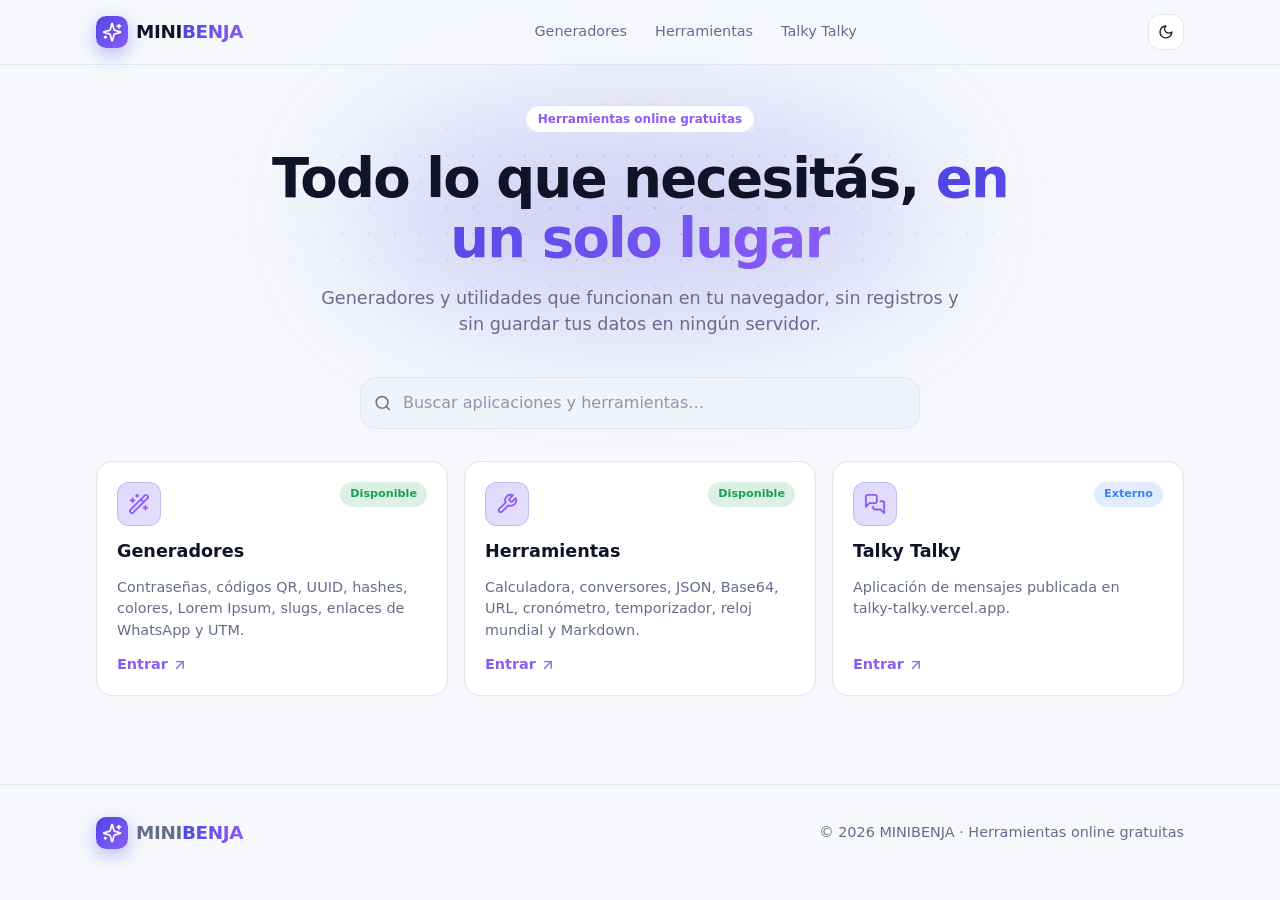
<file: index.html>
<!DOCTYPE html>
<html lang="es">
<head>
  <meta charset="utf-8">
  <meta name="viewport" content="width=device-width, initial-scale=1">
  <title>MINIBENJA — Herramientas online gratuitas</title>
  <meta name="description" content="Portal de herramientas online gratuitas: generadores, utilidades y mensajería. Todo funciona en tu navegador.">
  <meta name="theme-color" content="#6366f1">
  <link rel="icon" href="data:image/svg+xml,%3Csvg xmlns='http://www.w3.org/2000/svg' viewBox='0 0 32 32'%3E%3Cdefs%3E%3ClinearGradient id='g' x1='0' y1='0' x2='1' y2='1'%3E%3Cstop offset='0' stop-color='%236366f1'/%3E%3Cstop offset='1' stop-color='%23a78bfa'/%3E%3C/linearGradient%3E%3C/defs%3E%3Crect width='32' height='32' rx='9' fill='url(%23g)'/%3E%3Cpath d='M16 6l2.2 6.8L25 15l-6.8 2.2L16 24l-2.2-6.8L7 15l6.8-2.2z' fill='white'/%3E%3C/svg%3E">
  <script>try{var t=localStorage.getItem('mb-theme');if(t==='"dark"'||(t!=='"light"'&&matchMedia('(prefers-color-scheme: dark)').matches))document.documentElement.classList.add('dark')}catch(e){document.documentElement.classList.add('dark')}</script>
  <link rel="stylesheet" href="assets/css/style.css">
</head>
<body>
  <header id="nav"></header>
  <main class="container" id="app"><noscript><p class="notice warn">MINIBENJA necesita JavaScript para funcionar.</p></noscript></main>
  <footer id="foot"></footer>
  <script src="assets/vendor/lucide.min.js"></script>
  <script src="assets/js/core.js"></script>
  <script>
    MB.layout("home");
    MB.$("#app").innerHTML = MB.hero("Herramientas online gratuitas", 'Todo lo que necesitás, <span class="gradient-text">en un solo lugar</span>',
      "Generadores y utilidades que funcionan en tu navegador, sin registros y sin guardar tus datos en ningún servidor.") + '<div id="grid"></div>';
    MB.grid(MB.$("#grid"), MB.APPS.map(function (a) { return { name: a.name, desc: a.desc, icon: a.icon, tags: a.tags, href: a.url, external: a.external, status: a.status }; }), "Buscar aplicaciones y herramientas…");
  </script>
</body>
</html>
</file>
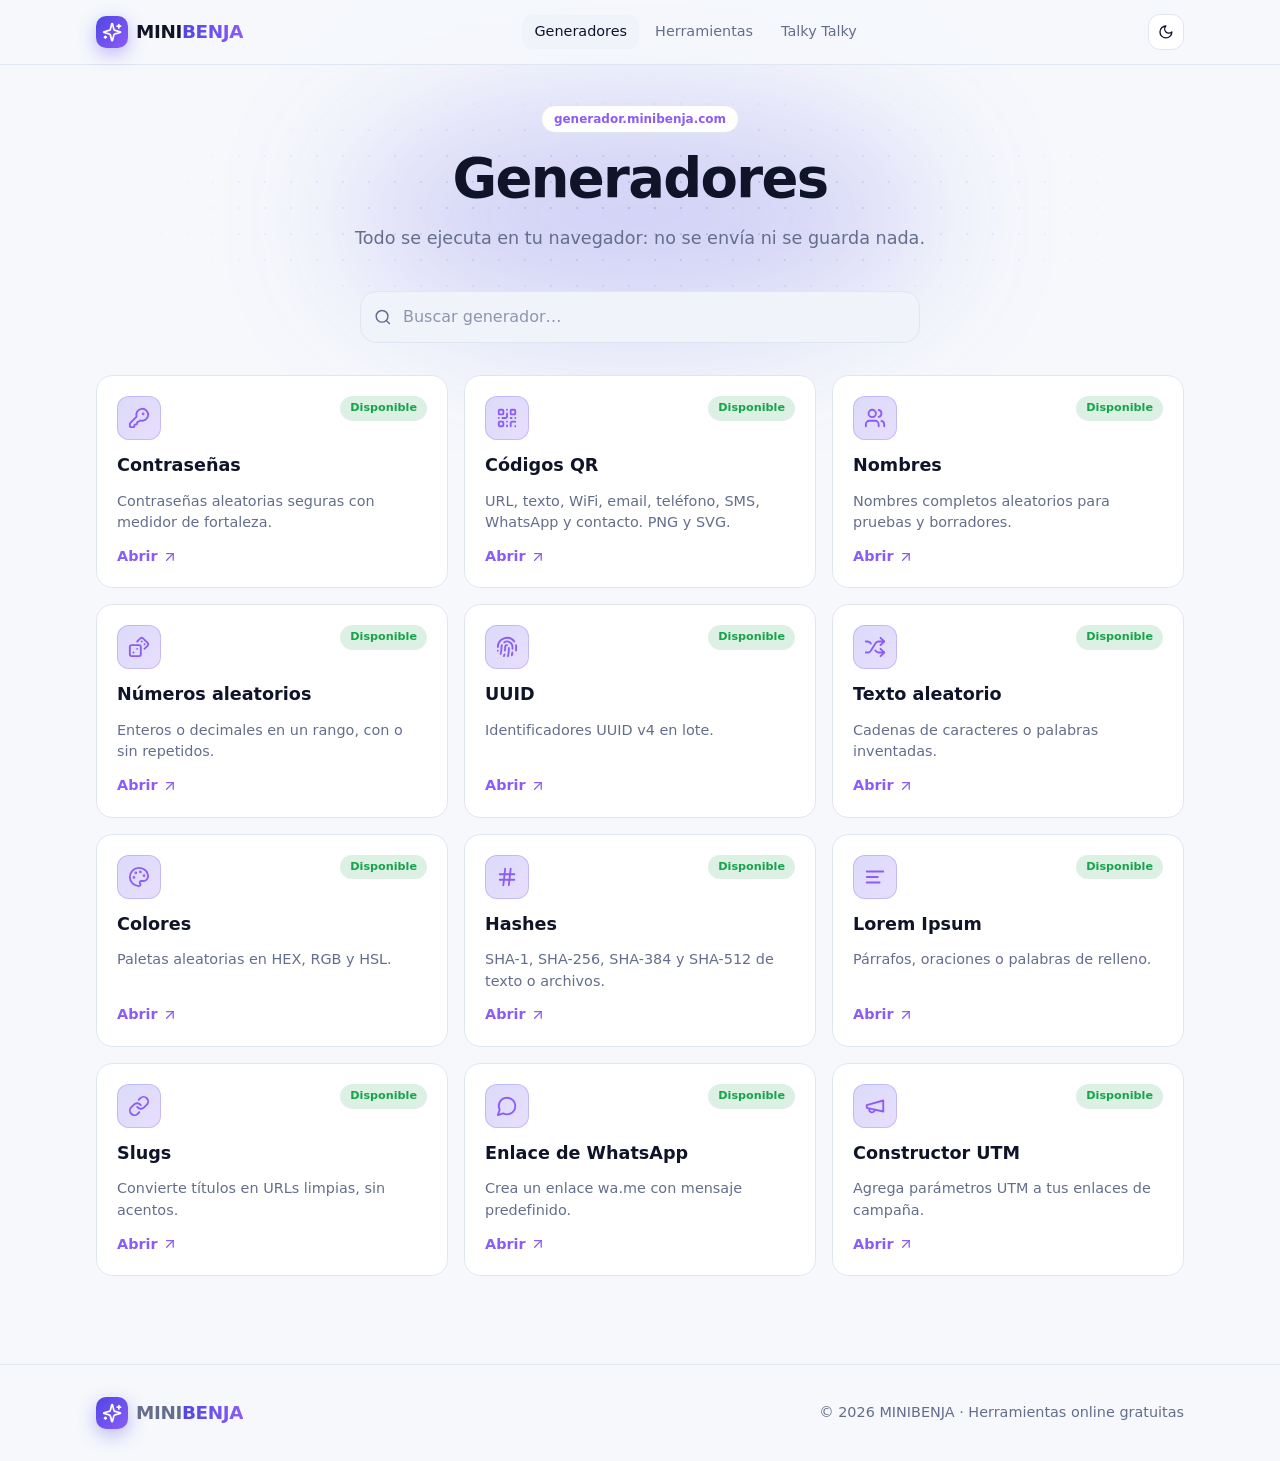
<file: generador/index.html>
<!DOCTYPE html>
<html lang="es">
<head>
  <meta charset="utf-8">
  <meta name="viewport" content="width=device-width, initial-scale=1">
  <title>Generadores · MINIBENJA</title>
  <meta name="description" content="Contraseñas, códigos QR, UUID, hashes, colores, Lorem Ipsum y más. Todo en tu navegador.">
  <meta name="theme-color" content="#6366f1">
  <link rel="icon" href="data:image/svg+xml,%3Csvg xmlns='http://www.w3.org/2000/svg' viewBox='0 0 32 32'%3E%3Crect width='32' height='32' rx='9' fill='%236366f1'/%3E%3Cpath d='M16 6l2.2 6.8L25 15l-6.8 2.2L16 24l-2.2-6.8L7 15l6.8-2.2z' fill='white'/%3E%3C/svg%3E">
  <script>try{var t=localStorage.getItem('mb-theme');if(t==='"dark"'||(t!=='"light"'&&matchMedia('(prefers-color-scheme: dark)').matches))document.documentElement.classList.add('dark')}catch(e){document.documentElement.classList.add('dark')}</script>
  <link rel="stylesheet" href="../assets/css/style.css">
</head>
<body>
  <header id="nav"></header>
  <main class="container" id="app"><noscript><p class="notice warn">MINIBENJA necesita JavaScript para funcionar.</p></noscript></main>
  <footer id="foot"></footer>
  <script src="../assets/vendor/lucide.min.js"></script>
  <script src="../assets/vendor/qrcode.js"></script>
  <script src="../assets/js/core.js"></script>
  <script src="../assets/js/generadores.js"></script>
  <script>
    MB.mountSite({ current: "generador", eyebrow: "generador.minibenja.com", title: "Generadores",
      subtitle: "Todo se ejecuta en tu navegador: no se envía ni se guarda nada.", placeholder: "Buscar generador…", tools: MB.GENERADORES });
  </script>
</body>
</html>
</file>
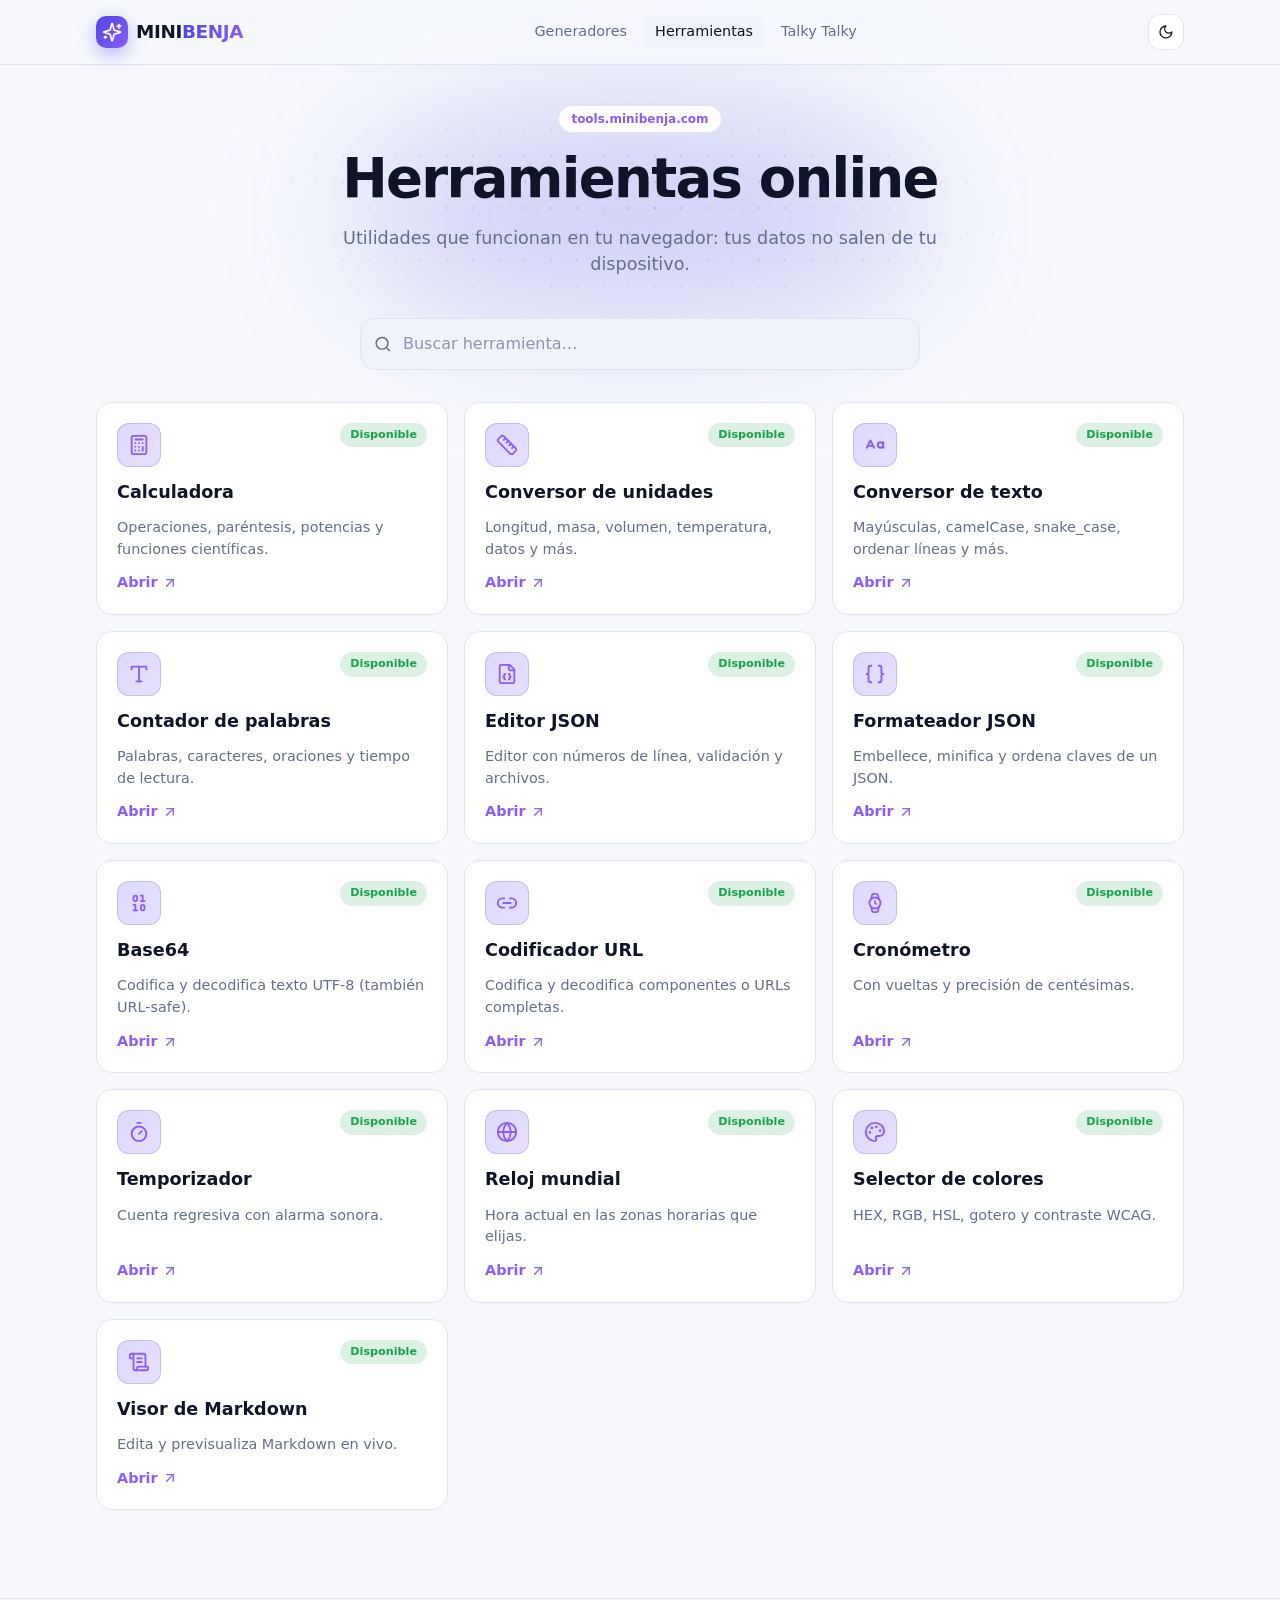
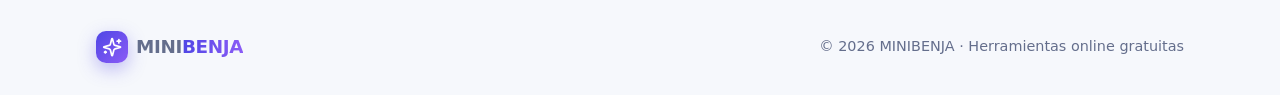
<file: tools/index.html>
<!DOCTYPE html>
<html lang="es">
<head>
  <meta charset="utf-8">
  <meta name="viewport" content="width=device-width, initial-scale=1">
  <title>Herramientas · MINIBENJA</title>
  <meta name="description" content="Calculadora, conversores, JSON, Base64, cronómetro, reloj mundial y Markdown. Todo en tu navegador.">
  <meta name="theme-color" content="#6366f1">
  <link rel="icon" href="data:image/svg+xml,%3Csvg xmlns='http://www.w3.org/2000/svg' viewBox='0 0 32 32'%3E%3Crect width='32' height='32' rx='9' fill='%236366f1'/%3E%3Cpath d='M16 6l2.2 6.8L25 15l-6.8 2.2L16 24l-2.2-6.8L7 15l6.8-2.2z' fill='white'/%3E%3C/svg%3E">
  <script>try{var t=localStorage.getItem('mb-theme');if(t==='"dark"'||(t!=='"light"'&&matchMedia('(prefers-color-scheme: dark)').matches))document.documentElement.classList.add('dark')}catch(e){document.documentElement.classList.add('dark')}</script>
  <link rel="stylesheet" href="../assets/css/style.css">
</head>
<body>
  <header id="nav"></header>
  <main class="container" id="app"><noscript><p class="notice warn">MINIBENJA necesita JavaScript para funcionar.</p></noscript></main>
  <footer id="foot"></footer>
  <script src="../assets/vendor/lucide.min.js"></script>
  <script src="../assets/js/core.js"></script>
  <script src="../assets/js/herramientas.js"></script>
  <script>
    MB.mountSite({ current: "tools", eyebrow: "tools.minibenja.com", title: "Herramientas online",
      subtitle: "Utilidades que funcionan en tu navegador: tus datos no salen de tu dispositivo.", placeholder: "Buscar herramienta…", tools: MB.HERRAMIENTAS });
  </script>
</body>
</html>
</file>
<file: assets/css/style.css>
/* MINIBENJA — estilos compartidos (tema oscuro/claro, acentos azul y violeta) */
:root {
  --bg: #f6f8fc; --surface: #ffffff; --surface2: #f0f3fa; --line: #e0e5f2;
  --fg: #0f1428; --muted: #646e8c;
  --brand: #4f46e5; --brand2: #8b5cf6; --accent: #3b82f6;
  --ok: #16a34a; --warn: #d97706; --bad: #dc2626;
  --radius: 16px; --font: "Inter", ui-sans-serif, system-ui, -apple-system, "Segoe UI", Roboto, sans-serif;
}
html.dark {
  --bg: #080914; --surface: #101224; --surface2: #181b32; --line: #282d4e;
  --fg: #ecf0fc; --muted: #949ebe;
  --brand: #6366f1; --brand2: #a78bfa; --accent: #60a5fa;
  --ok: #4ade80; --warn: #fbbf24; --bad: #f87171;
}
* { box-sizing: border-box; border-color: var(--line); }
html { color-scheme: light; -webkit-text-size-adjust: 100%; }
html.dark { color-scheme: dark; }
body { margin: 0; font-family: var(--font); background: var(--bg); color: var(--fg); line-height: 1.5; transition: background-color .25s, color .25s; -webkit-font-smoothing: antialiased; }
::selection { background: color-mix(in srgb, var(--brand) 35%, transparent); }
a { color: inherit; text-decoration: none; }
h1, h2, h3, p { margin: 0; }
button { font: inherit; color: inherit; cursor: pointer; }
code { font-family: ui-monospace, Menlo, Consolas, monospace; background: var(--surface2); padding: .1em .35em; border-radius: 6px; font-size: .9em; }
.mono { font-family: ui-monospace, SFMono-Regular, Menlo, Consolas, monospace; }
.muted { color: var(--muted); }
.small { font-size: .8rem; }
.center { text-align: center; }
.hidden { display: none !important; }
.container { max-width: 1120px; margin: 0 auto; padding: 0 16px; }
main.container { padding-top: 40px; padding-bottom: 8px; }
.sr-only { position: absolute; width: 1px; height: 1px; overflow: hidden; clip: rect(0 0 0 0); white-space: nowrap; }
.gradient-text { background: linear-gradient(90deg, var(--brand), var(--brand2)); -webkit-background-clip: text; background-clip: text; color: transparent; }
i[data-lucide], svg.lucide { width: 1.1em; height: 1.1em; flex-shrink: 0; }

/* Navegación */
.nav { position: sticky; top: 0; z-index: 40; border-bottom: 1px solid var(--line); background: color-mix(in srgb, var(--bg) 82%, transparent); backdrop-filter: blur(14px); -webkit-backdrop-filter: blur(14px); }
.nav-in { height: 64px; display: flex; align-items: center; justify-content: space-between; gap: 16px; }
.logo { display: inline-flex; align-items: center; gap: 8px; font-weight: 800; font-size: 1.15rem; letter-spacing: -.02em; }
.logo-mark { width: 32px; height: 32px; border-radius: 10px; display: grid; place-items: center; color: #fff; background: linear-gradient(135deg, var(--brand), var(--brand2)); box-shadow: 0 6px 18px color-mix(in srgb, var(--brand) 35%, transparent); }
.nav-links { display: none; align-items: center; gap: 4px; }
.nav-links a { padding: 6px 12px; border-radius: 10px; font-size: .9rem; color: var(--muted); transition: .2s; }
.nav-links a:hover, .nav-links a.active { background: var(--surface2); color: var(--fg); }
.nav-actions { display: flex; align-items: center; gap: 8px; }
.menu-btn { display: inline-flex; }
.mobile-menu { border-top: 1px solid var(--line); padding: 10px 0; display: grid; gap: 2px; }
.mobile-menu a { padding: 10px 12px; border-radius: 10px; color: var(--muted); }
.mobile-menu a:hover { background: var(--surface2); color: var(--fg); }
@media (min-width: 900px) { .nav-links { display: flex; } .menu-btn, .mobile-menu { display: none !important; } }
.footer { margin-top: 80px; border-top: 1px solid var(--line); }
.footer-in { display: flex; flex-direction: column; align-items: center; gap: 12px; padding: 32px 16px; color: var(--muted); font-size: .9rem; }
@media (min-width: 640px) { .footer-in { flex-direction: row; justify-content: space-between; } }

/* Controles */
.btn { display: inline-flex; align-items: center; justify-content: center; gap: 8px; padding: 9px 16px; border-radius: 12px; font-size: .9rem; font-weight: 500; border: 1px solid transparent; transition: transform .15s, filter .2s, background .2s; }
.btn:active { transform: scale(.98); }
.btn:disabled { opacity: .5; pointer-events: none; }
.btn:focus-visible, .input:focus-visible, .pill:focus-visible { outline: 2px solid var(--brand); outline-offset: 2px; }
.btn-primary { color: #fff; background: linear-gradient(90deg, var(--brand), var(--brand2)); box-shadow: 0 8px 20px color-mix(in srgb, var(--brand) 25%, transparent); }
.btn-primary:hover { filter: brightness(1.1); }
.btn-ghost { background: var(--surface); border-color: var(--line); }
.btn-ghost:hover { background: var(--surface2); }
.btn-sm { padding: 5px 10px; font-size: .8rem; }
.btn-icon { padding: 9px; }
.input { width: 100%; padding: 9px 12px; border-radius: 12px; border: 1px solid var(--line); background: var(--surface2); color: var(--fg); font: inherit; font-size: .92rem; }
.input::placeholder { color: color-mix(in srgb, var(--muted) 70%, transparent); }
textarea.input { resize: vertical; }
select.input { appearance: auto; }
input[type=range] { width: 100%; accent-color: var(--brand); }
input[type=checkbox] { accent-color: var(--brand); width: 16px; height: 16px; }
input[type=color] { width: 100%; height: 42px; padding: 2px; border-radius: 10px; border: 1px solid var(--line); background: transparent; cursor: pointer; }
.label { display: block; margin-bottom: 6px; font-size: .72rem; font-weight: 600; text-transform: uppercase; letter-spacing: .06em; color: var(--muted); }
.field { display: block; }
.hint { display: block; margin-top: 4px; font-size: .75rem; color: var(--muted); }
.check { display: inline-flex; align-items: center; gap: 8px; font-size: .9rem; cursor: pointer; }
.pill { padding: 6px 14px; border-radius: 999px; border: 1px solid var(--line); background: var(--surface); font-size: .85rem; transition: .2s; }
.pill:hover { background: var(--surface2); }
.pill.on { color: #fff; border-color: transparent; background: linear-gradient(90deg, var(--brand), var(--brand2)); }
.card { border: 1px solid var(--line); border-radius: var(--radius); background: var(--surface); }
.notice { padding: 12px 16px; border-radius: 12px; border: 1px solid; font-size: .9rem; }
.notice.info { border-color: color-mix(in srgb, var(--accent) 40%, transparent); background: color-mix(in srgb, var(--accent) 10%, transparent); }
.notice.ok { border-color: color-mix(in srgb, var(--ok) 40%, transparent); background: color-mix(in srgb, var(--ok) 10%, transparent); }
.notice.error { border-color: color-mix(in srgb, var(--bad) 40%, transparent); background: color-mix(in srgb, var(--bad) 10%, transparent); }
.notice.warn { border-color: color-mix(in srgb, var(--warn) 40%, transparent); background: color-mix(in srgb, var(--warn) 10%, transparent); }
.output { padding: 9px 12px; border-radius: 12px; border: 1px solid var(--line); background: var(--surface2); word-break: break-all; min-height: 40px; }

/* Layout utilitario */
.stack { display: grid; gap: 20px; }
.stack-sm { display: grid; gap: 12px; }
.row { display: flex; flex-wrap: wrap; gap: 8px; align-items: center; }
.row-end { display: flex; flex-wrap: wrap; gap: 8px; align-items: flex-end; }
.cols { display: grid; gap: 16px; }
.cols-2 { grid-template-columns: 1fr; }
.cols-3, .cols-4 { grid-template-columns: 1fr 1fr; }
@media (min-width: 720px) { .cols-2 { grid-template-columns: 1fr 1fr; } .cols-3 { grid-template-columns: repeat(3, 1fr); } .cols-4 { grid-template-columns: repeat(4, 1fr); } }
.grow { flex: 1; min-width: 0; }
.tabs { display: inline-flex; padding: 4px; border: 1px solid var(--line); border-radius: 12px; }
.tabs button { border: 0; background: none; padding: 6px 16px; border-radius: 9px; font-size: .88rem; color: var(--muted); }
.tabs button.on { color: #fff; background: linear-gradient(90deg, var(--brand), var(--brand2)); }
.stat { padding: 12px; text-align: center; border: 1px solid var(--line); border-radius: 14px; background: var(--surface); }
.stat b { display: block; font-size: 1.6rem; }
.meter { height: 8px; border-radius: 99px; background: var(--surface2); overflow: hidden; }
.meter > div { height: 100%; transition: width .3s, background .3s; }

/* Hero y tarjetas */
.hero { position: relative; text-align: center; margin-bottom: 40px; }
.hero::before { content: ""; position: absolute; inset: -40px 0 auto; height: 280px; background-image: radial-gradient(color-mix(in srgb, var(--brand) 22%, transparent) 1px, transparent 1px); background-size: 26px 26px; -webkit-mask-image: radial-gradient(ellipse at center, #000, transparent 70%); mask-image: radial-gradient(ellipse at center, #000, transparent 70%); pointer-events: none; }
.hero::after { content: ""; position: absolute; left: 50%; top: 0; width: min(36rem, 100%); height: 220px; transform: translateX(-50%); border-radius: 50%; background: color-mix(in srgb, var(--brand) 22%, transparent); filter: blur(70px); pointer-events: none; }
.hero > * { position: relative; z-index: 1; }
.eyebrow { display: inline-block; margin-bottom: 16px; padding: 4px 12px; border: 1px solid var(--line); border-radius: 999px; background: var(--surface); font-size: .75rem; font-weight: 600; color: var(--brand2); }
.hero h1 { max-width: 760px; margin: 0 auto; font-size: clamp(2rem, 6vw, 3.4rem); font-weight: 800; letter-spacing: -.03em; line-height: 1.1; }
.hero p { max-width: 640px; margin: 16px auto 0; font-size: 1.1rem; color: var(--muted); }
.search { position: relative; max-width: 560px; margin: 0 auto 32px; }
.search i, .search svg { position: absolute; left: 14px; top: 50%; transform: translateY(-50%); color: var(--muted); pointer-events: none; }
.search .input { padding: 13px 14px 13px 42px; border-radius: 16px; font-size: 1rem; }
.tiles { list-style: none; margin: 0; padding: 0; display: grid; gap: 16px; grid-template-columns: 1fr; }
@media (min-width: 620px) { .tiles { grid-template-columns: 1fr 1fr; } }
@media (min-width: 940px) { .tiles { grid-template-columns: repeat(3, 1fr); } }
.tile { height: 100%; display: flex; flex-direction: column; gap: 12px; padding: 20px; border: 1px solid var(--line); border-radius: var(--radius); background: var(--surface); transition: transform .3s, border-color .3s, box-shadow .3s; animation: rise .45s ease both; }
.tile:hover { transform: translateY(-4px); border-color: color-mix(in srgb, var(--brand) 55%, transparent); box-shadow: 0 16px 40px color-mix(in srgb, var(--brand) 14%, transparent); }
.tile-top { display: flex; justify-content: space-between; align-items: flex-start; }
.ico { width: 44px; height: 44px; border-radius: 12px; display: grid; place-items: center; color: var(--brand2); background: linear-gradient(135deg, color-mix(in srgb, var(--brand) 20%, transparent), color-mix(in srgb, var(--brand2) 20%, transparent)); box-shadow: inset 0 0 0 1px color-mix(in srgb, var(--brand) 22%, transparent); }
.ico i, .ico svg { width: 22px; height: 22px; }
.badge { padding: 4px 10px; border-radius: 999px; font-size: .7rem; font-weight: 600; }
.badge.ok { color: var(--ok); background: color-mix(in srgb, var(--ok) 15%, transparent); }
.badge.ext { color: var(--accent); background: color-mix(in srgb, var(--accent) 15%, transparent); }
.tile h3 { font-size: 1.1rem; font-weight: 700; }
.tile p { flex: 1; font-size: .9rem; color: var(--muted); }
.tile .go { display: inline-flex; align-items: center; gap: 4px; font-size: .9rem; font-weight: 600; color: var(--brand2); transition: gap .2s; }
.tile:hover .go { gap: 8px; }
.empty { padding: 48px 0; text-align: center; color: var(--muted); }
@keyframes rise { from { opacity: 0; transform: translateY(10px); } to { opacity: 1; transform: none; } }
@media (prefers-reduced-motion: reduce) { * { animation: none !important; transition: none !important; } }

/* Página de herramienta */
.back { display: inline-flex; align-items: center; gap: 6px; margin-bottom: 24px; font-size: .9rem; color: var(--muted); }
.back:hover { color: var(--fg); }
.tool-head { display: flex; align-items: center; gap: 16px; margin-bottom: 28px; }
.tool-head .ico { width: 48px; height: 48px; border-radius: 16px; }
.tool-head h1 { font-size: clamp(1.4rem, 4vw, 1.9rem); font-weight: 800; letter-spacing: -.02em; }
.tool-body { padding: 20px; animation: rise .45s ease both; }
@media (min-width: 640px) { .tool-body { padding: 28px; } }

/* Piezas específicas */
.keypad { display: grid; grid-template-columns: repeat(4, 1fr); gap: 8px; }
.keypad button { padding: 14px 0; border: 0; border-radius: 12px; font-size: 1.1rem; font-weight: 500; background: var(--surface2); transition: transform .1s, filter .2s; }
.keypad button:hover { filter: brightness(1.12); }
.keypad button:active { transform: scale(.95); }
.keypad .op { color: var(--brand2); background: color-mix(in srgb, var(--brand) 14%, transparent); }
.keypad .eq { color: #fff; background: linear-gradient(90deg, var(--brand), var(--brand2)); }
.calc-wrap { display: grid; gap: 28px; }
@media (min-width: 900px) { .calc-wrap { grid-template-columns: 360px 1fr; } }
.big-time { font-family: ui-monospace, Menlo, Consolas, monospace; font-weight: 700; font-variant-numeric: tabular-nums; font-size: clamp(2.8rem, 12vw, 4.5rem); text-align: center; }
.list-plain { list-style: none; margin: 0; padding: 0; display: grid; gap: 6px; }
.list-plain li { padding: 8px 12px; border-radius: 10px; background: var(--surface2); }
.swatch { height: 96px; display: grid; place-items: center; font-family: ui-monospace, monospace; font-weight: 600; font-size: .9rem; }
.editor { display: flex; border: 1px solid var(--line); border-radius: 12px; overflow: hidden; background: var(--surface2); font: .78rem/1.25rem ui-monospace, Menlo, Consolas, monospace; }
.editor .gutter { padding: 8px; text-align: right; color: var(--muted); border-right: 1px solid var(--line); overflow: hidden; user-select: none; max-height: 460px; }
.editor .gutter .err { color: var(--bad); font-weight: 700; }
.editor textarea { flex: 1; min-height: 300px; height: 460px; padding: 8px; border: 0; outline: 0; resize: vertical; background: transparent; color: var(--fg); font: inherit; white-space: pre; overflow: auto; }
.md { padding: 20px; min-height: 420px; overflow: auto; }
.md h1 { font-size: 1.8rem; margin: .6em 0 .4em; } .md h2 { font-size: 1.45rem; margin: .8em 0 .4em; } .md h3, .md h4, .md h5, .md h6 { margin: .8em 0 .3em; }
.md p { margin: .7em 0; line-height: 1.7; } .md ul { list-style: disc; padding-left: 1.4rem; } .md ol { list-style: decimal; padding-left: 1.4rem; }
.md a { color: var(--brand2); text-decoration: underline; } .md blockquote { margin: .8em 0; padding-left: 1rem; border-left: 3px solid var(--brand); color: var(--muted); }
.md pre { background: var(--surface2); padding: 1rem; border-radius: 12px; overflow: auto; } .md pre code { background: none; padding: 0; }
.md hr { border: 0; border-top: 1px solid var(--line); margin: 1.2em 0; } .md img { max-width: 100%; border-radius: 10px; }
.clock { position: relative; padding: 20px; }
.clock .x { position: absolute; top: 10px; right: 10px; }
.clock .t { font: 700 2.2rem ui-monospace, Menlo, Consolas, monospace; font-variant-numeric: tabular-nums; }
.laps li { display: flex; justify-content: space-between; font-family: ui-monospace, monospace; font-size: .9rem; }
.toast { position: fixed; left: 50%; bottom: 24px; transform: translate(-50%, 20px); padding: 10px 18px; border-radius: 12px; background: var(--fg); color: var(--bg); font-size: .9rem; opacity: 0; pointer-events: none; transition: .25s; z-index: 100; }
.toast.show { opacity: 1; transform: translate(-50%, 0); }
.qr-box { display: grid; place-items: center; min-height: 320px; padding: 16px; }
.qr-box canvas { max-width: 100%; height: auto; border-radius: 8px; }
.qr-wrap { display: grid; gap: 28px; }
@media (min-width: 900px) { .qr-wrap { grid-template-columns: 1fr 340px; } }
details.card { padding: 16px; } details summary { cursor: pointer; font-weight: 600; }
</file>
